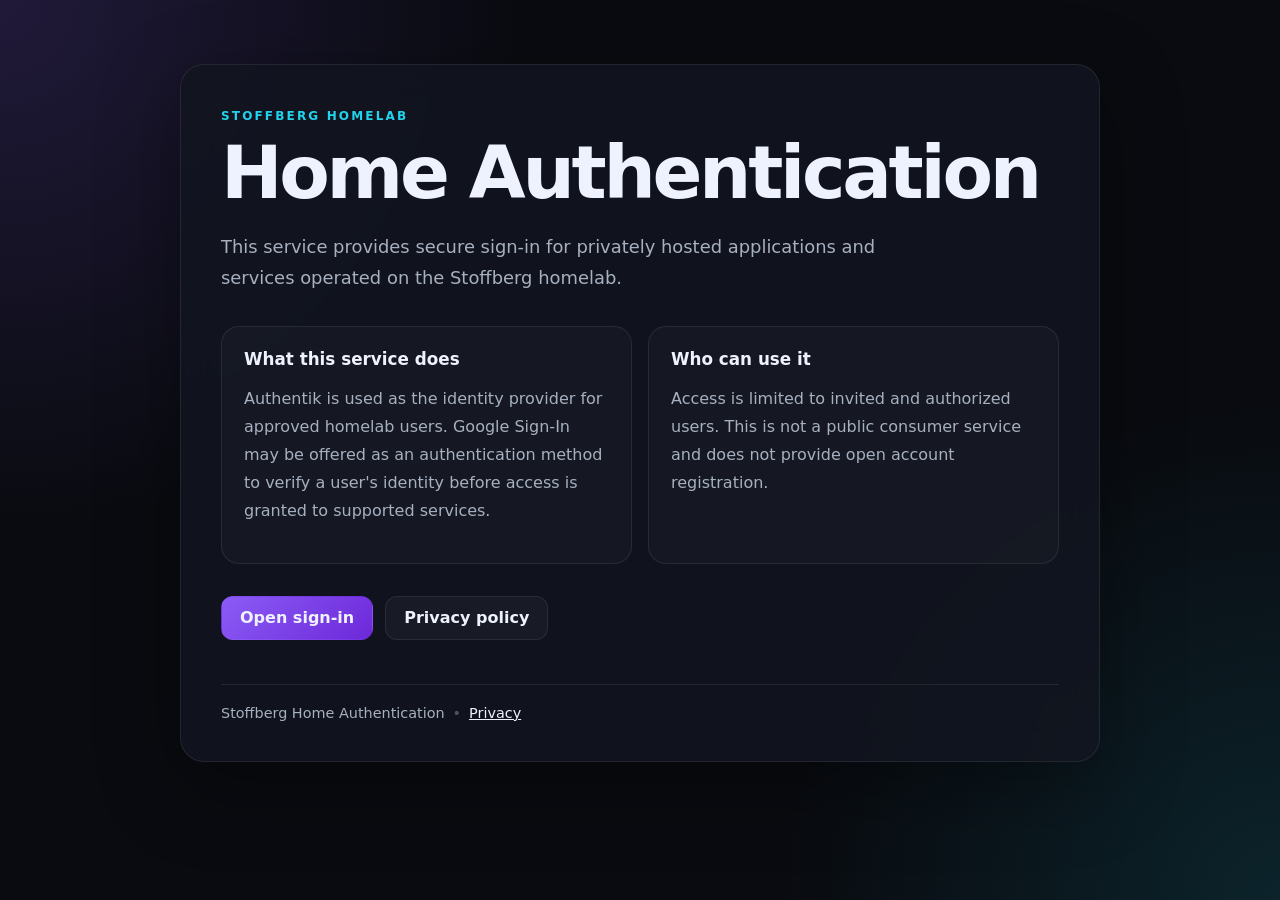
<file: index.html>
<!doctype html>
<html lang="en">
<head>
  <meta charset="utf-8" />
  <meta name="viewport" content="width=device-width, initial-scale=1" />
  <title>Stoffberg Home Authentication</title>
  <meta name="description" content="Public information page for the Stoffberg homelab authentication service." />
  <link rel="stylesheet" href="styles.css" />
</head>
<body>
  <main class="shell">
    <section class="card">
      <div class="eyebrow">STOFFBERG HOMELAB</div>
      <h1>Home Authentication</h1>
      <p class="lead">
        This service provides secure sign-in for privately hosted applications and services operated on the Stoffberg homelab.
      </p>

      <div class="grid">
        <article>
          <h2>What this service does</h2>
          <p>
            Authentik is used as the identity provider for approved homelab users. Google Sign-In may be offered as an authentication method to verify a user's identity before access is granted to supported services.
          </p>
        </article>

        <article>
          <h2>Who can use it</h2>
          <p>
            Access is limited to invited and authorized users. This is not a public consumer service and does not provide open account registration.
          </p>
        </article>
      </div>

      <div class="actions">
        <a class="button primary" href="https://auth.stoffberg.xyz">Open sign-in</a>
        <a class="button" href="privacy.html">Privacy policy</a>
      </div>

      <footer>
        <span>Stoffberg Home Authentication</span>
        <span class="dot">•</span>
        <a href="privacy.html">Privacy</a>
      </footer>
    </section>
  </main>
</body>
</html>
</file>
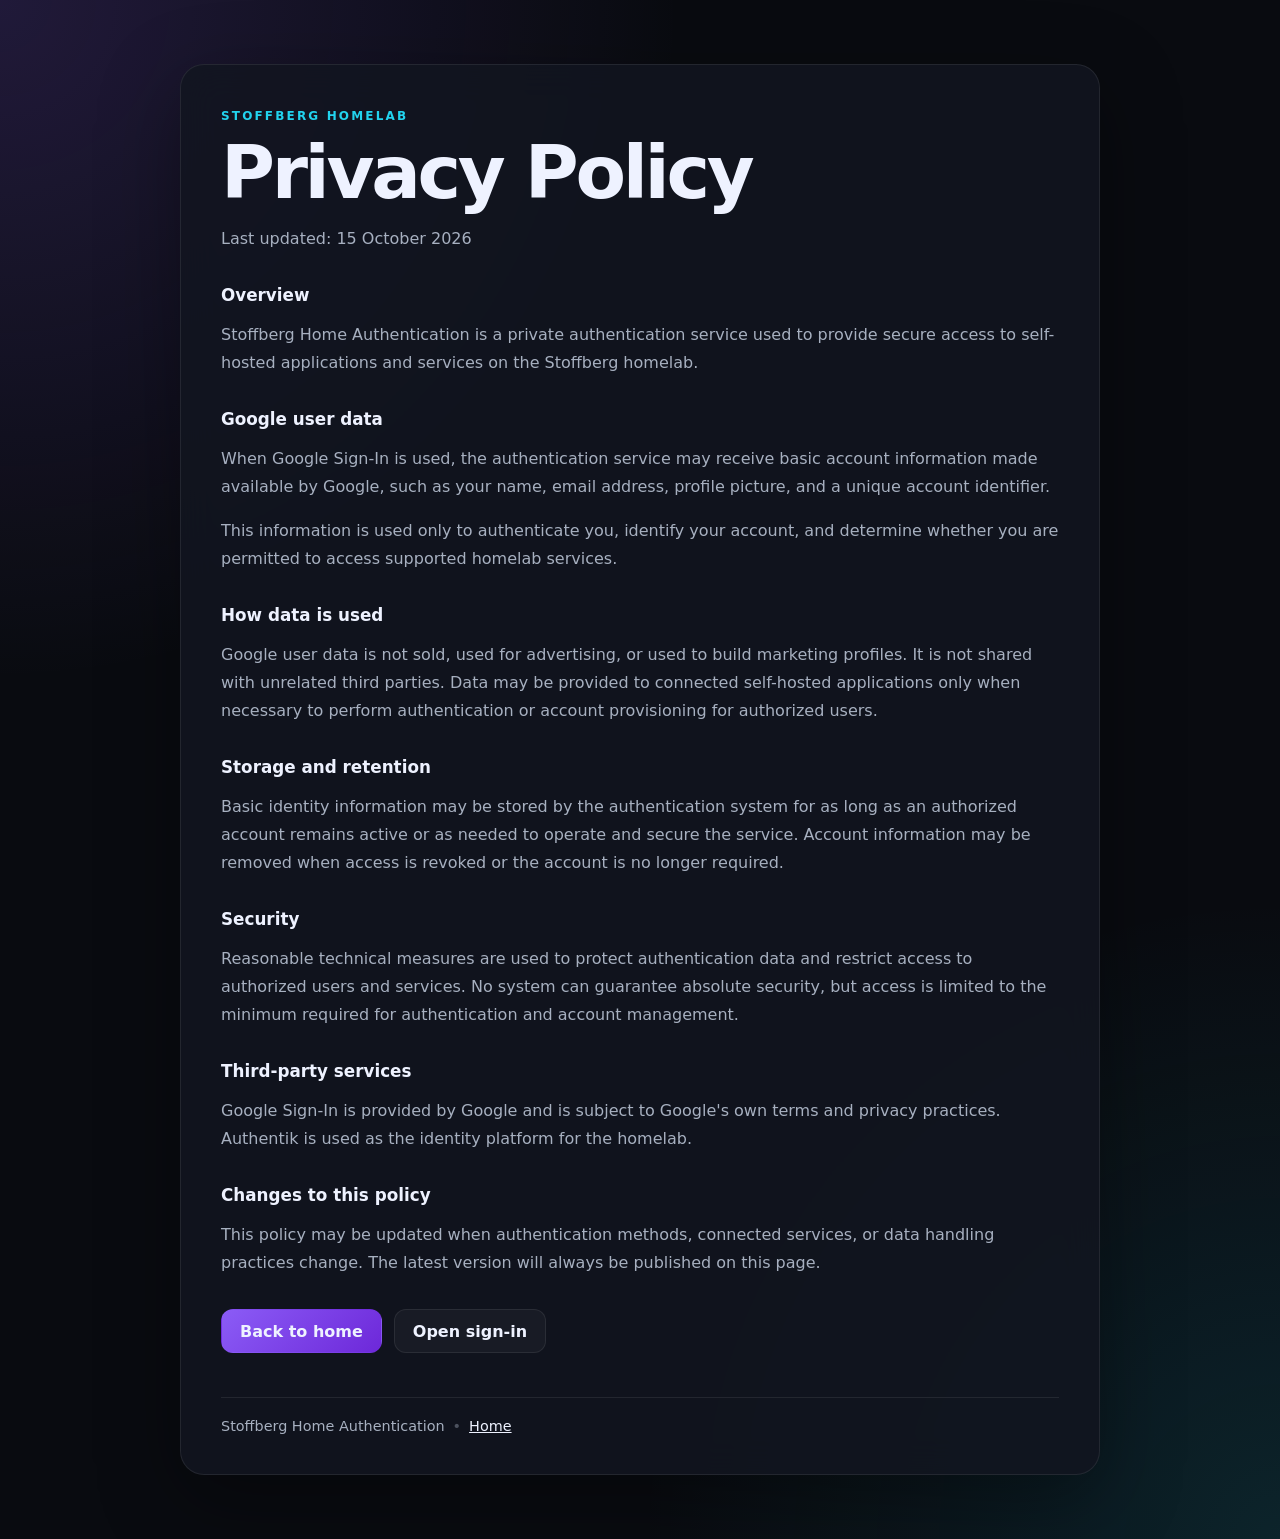
<file: privacy.html>
<!doctype html>
<html lang="en">
<head>
  <meta charset="utf-8" />
  <meta name="viewport" content="width=device-width, initial-scale=1" />
  <title>Privacy Policy | Stoffberg Home Authentication</title>
  <meta name="description" content="Privacy policy for Stoffberg Home Authentication." />
  <link rel="stylesheet" href="styles.css" />
</head>
<body>
  <main class="shell">
    <section class="card prose">
      <div class="eyebrow">STOFFBERG HOMELAB</div>
      <h1>Privacy Policy</h1>
      <p class="muted">Last updated: 15 October 2026</p>

      <h2>Overview</h2>
      <p>
        Stoffberg Home Authentication is a private authentication service used to provide secure access to self-hosted applications and services on the Stoffberg homelab.
      </p>

      <h2>Google user data</h2>
      <p>
        When Google Sign-In is used, the authentication service may receive basic account information made available by Google, such as your name, email address, profile picture, and a unique account identifier.
      </p>
      <p>
        This information is used only to authenticate you, identify your account, and determine whether you are permitted to access supported homelab services.
      </p>

      <h2>How data is used</h2>
      <p>
        Google user data is not sold, used for advertising, or used to build marketing profiles. It is not shared with unrelated third parties. Data may be provided to connected self-hosted applications only when necessary to perform authentication or account provisioning for authorized users.
      </p>

      <h2>Storage and retention</h2>
      <p>
        Basic identity information may be stored by the authentication system for as long as an authorized account remains active or as needed to operate and secure the service. Account information may be removed when access is revoked or the account is no longer required.
      </p>

      <h2>Security</h2>
      <p>
        Reasonable technical measures are used to protect authentication data and restrict access to authorized users and services. No system can guarantee absolute security, but access is limited to the minimum required for authentication and account management.
      </p>

      <h2>Third-party services</h2>
      <p>
        Google Sign-In is provided by Google and is subject to Google's own terms and privacy practices. Authentik is used as the identity platform for the homelab.
      </p>

      <h2>Changes to this policy</h2>
      <p>
        This policy may be updated when authentication methods, connected services, or data handling practices change. The latest version will always be published on this page.
      </p>

      <div class="actions">
        <a class="button primary" href="index.html">Back to home</a>
        <a class="button" href="https://auth.stoffberg.xyz">Open sign-in</a>
      </div>

      <footer>
        <span>Stoffberg Home Authentication</span>
        <span class="dot">•</span>
        <a href="index.html">Home</a>
      </footer>
    </section>
  </main>
</body>
</html>
</file>
<file: styles.css>
:root {
  color-scheme: dark;
  --bg: #090b10;
  --panel: rgba(18, 22, 32, 0.86);
  --panel-border: rgba(255,255,255,0.08);
  --text: #eef2ff;
  --muted: #a7b0c0;
  --accent: #8b5cf6;
  --accent-2: #22d3ee;
}

* { box-sizing: border-box; }

html, body {
  margin: 0;
  min-height: 100%;
  background:
    radial-gradient(circle at top left, rgba(139,92,246,0.18), transparent 34%),
    radial-gradient(circle at bottom right, rgba(34,211,238,0.12), transparent 32%),
    var(--bg);
  color: var(--text);
  font-family: Inter, ui-sans-serif, system-ui, -apple-system, BlinkMacSystemFont, "Segoe UI", sans-serif;
}

body { min-height: 100vh; }

.shell {
  width: min(920px, calc(100% - 32px));
  margin: 0 auto;
  padding: 64px 0;
}

.card {
  background: var(--panel);
  border: 1px solid var(--panel-border);
  border-radius: 24px;
  padding: 40px;
  box-shadow: 0 24px 80px rgba(0,0,0,0.35);
  backdrop-filter: blur(18px);
}

.eyebrow {
  display: inline-block;
  margin-bottom: 14px;
  font-size: 12px;
  font-weight: 800;
  letter-spacing: 0.18em;
  color: var(--accent-2);
}

h1 {
  margin: 0;
  font-size: clamp(2.4rem, 7vw, 4.6rem);
  line-height: 0.98;
  letter-spacing: -0.045em;
}

h2 {
  margin-top: 0;
  font-size: 1.05rem;
}

.lead {
  max-width: 720px;
  margin: 22px 0 0;
  color: var(--muted);
  font-size: 1.12rem;
  line-height: 1.75;
}

.grid {
  display: grid;
  grid-template-columns: repeat(2, minmax(0, 1fr));
  gap: 16px;
  margin-top: 32px;
}

article {
  padding: 22px;
  border: 1px solid var(--panel-border);
  border-radius: 18px;
  background: rgba(255,255,255,0.025);
}

p {
  color: var(--muted);
  line-height: 1.75;
}

.prose h2 { margin-top: 32px; }
.muted { color: var(--muted); }

.actions {
  display: flex;
  flex-wrap: wrap;
  gap: 12px;
  margin-top: 32px;
}

.button {
  display: inline-flex;
  align-items: center;
  justify-content: center;
  min-height: 44px;
  padding: 0 18px;
  border-radius: 12px;
  border: 1px solid var(--panel-border);
  color: var(--text);
  text-decoration: none;
  font-weight: 700;
  background: rgba(255,255,255,0.035);
}

.button:hover { background: rgba(255,255,255,0.07); }
.button.primary {
  border-color: transparent;
  background: linear-gradient(135deg, var(--accent), #6d28d9);
}
.button.primary:hover { filter: brightness(1.08); }

footer {
  display: flex;
  flex-wrap: wrap;
  gap: 8px;
  margin-top: 44px;
  padding-top: 20px;
  border-top: 1px solid var(--panel-border);
  color: var(--muted);
  font-size: 0.9rem;
}

footer a { color: var(--text); }
.dot { opacity: 0.4; }

@media (max-width: 700px) {
  .shell { padding: 24px 0; }
  .card { padding: 24px; border-radius: 18px; }
  .grid { grid-template-columns: 1fr; }
  h1 { line-height: 1.04; }
}
</file>
